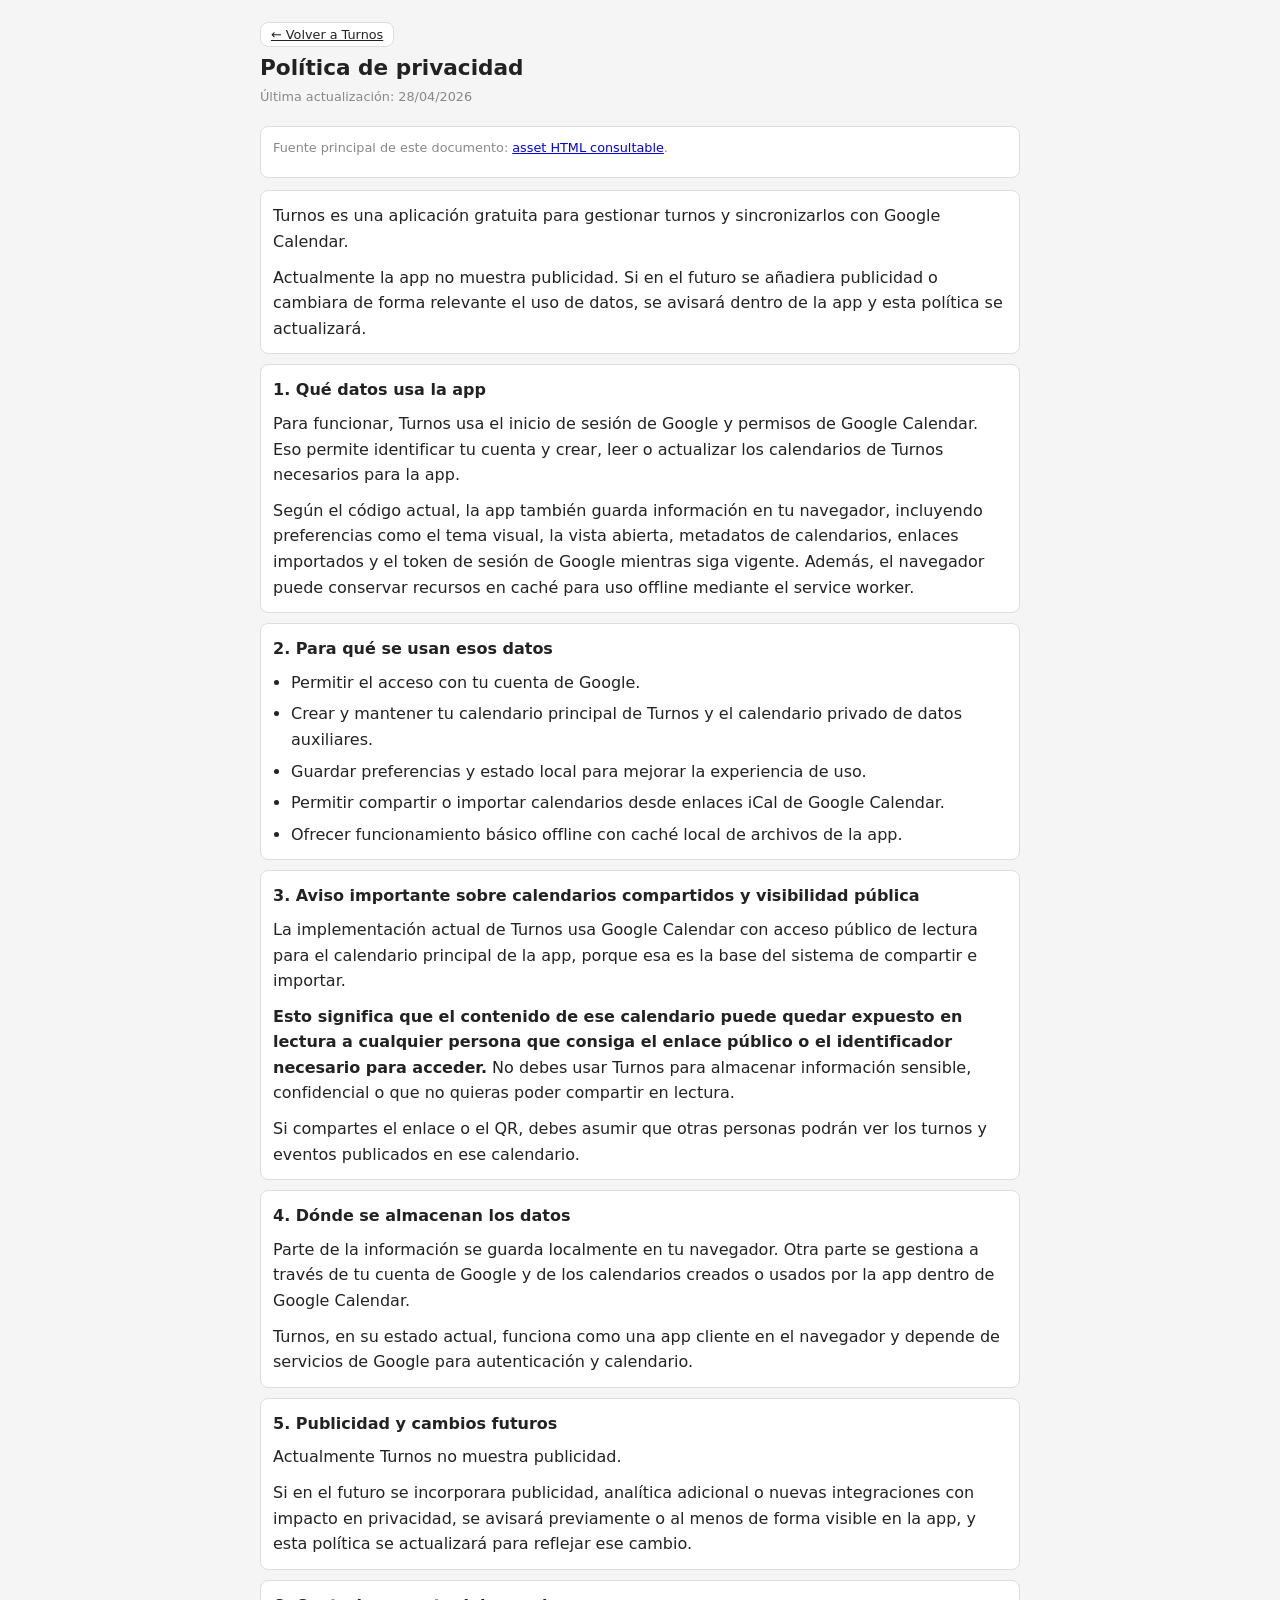
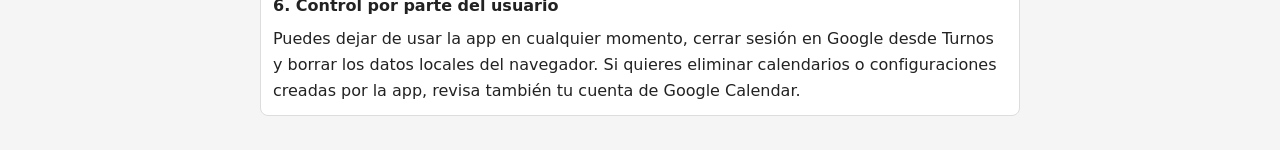
<file: privacy.html>
<!DOCTYPE html>
<html lang="es">
<head>
  <meta charset="UTF-8">
  <meta name="viewport" content="width=device-width, initial-scale=1.0, maximum-scale=1.0, user-scalable=no, viewport-fit=cover">
  <meta name="color-scheme" content="light dark">
  <title>Política de privacidad · Turnos</title>
  <link rel="stylesheet" href="css/styles.css">
  <link rel="manifest" href="manifest.json">
</head>
<body class="legal-page-body">
  <main class="legal-page-shell">
    <header class="legal-page-header">
      <a class="btn btn-sm" href="index.html">← Volver a Turnos</a>
      <h1>Política de privacidad</h1>
      <p class="hint">Última actualización: 28/04/2026</p>
    </header>

    <section class="card legal-page-card legal-source-card">
      <p class="hint legal-source-copy">Fuente principal de este documento: <a id="legal-document-source-link" href="assets/legal/privacy.html">asset HTML consultable</a>.</p>
    </section>

    <div id="legal-document-content" data-source="assets/legal/privacy.html">
      <section id="legal-document-status" class="card legal-page-card">
        <p>Cargando documento…</p>
      </section>
    </div>
  </main>
  <script src="js/legal-document.js"></script>
</body>
</html>
</file>
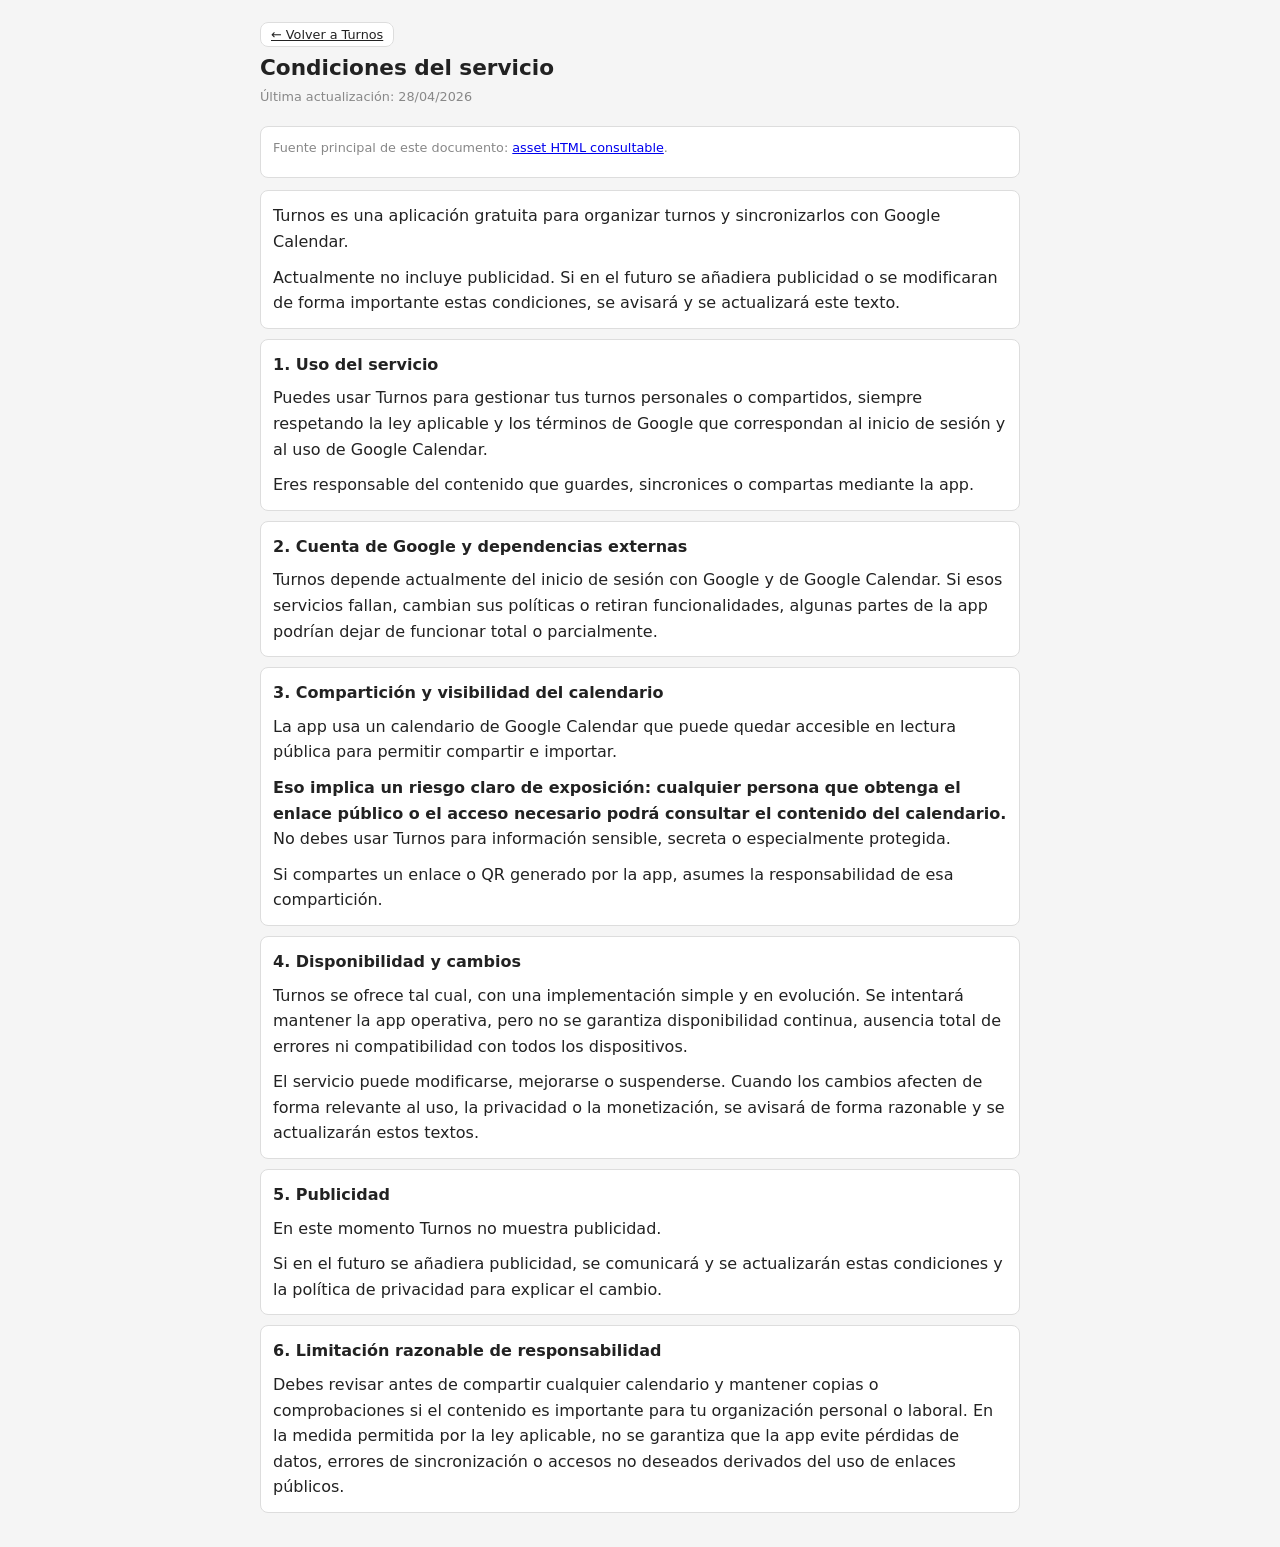
<file: terms.html>
<!DOCTYPE html>
<html lang="es">
<head>
  <meta charset="UTF-8">
  <meta name="viewport" content="width=device-width, initial-scale=1.0, maximum-scale=1.0, user-scalable=no, viewport-fit=cover">
  <meta name="color-scheme" content="light dark">
  <title>Condiciones del servicio · Turnos</title>
  <link rel="stylesheet" href="css/styles.css">
  <link rel="manifest" href="manifest.json">
</head>
<body class="legal-page-body">
  <main class="legal-page-shell">
    <header class="legal-page-header">
      <a class="btn btn-sm" href="index.html">← Volver a Turnos</a>
      <h1>Condiciones del servicio</h1>
      <p class="hint">Última actualización: 28/04/2026</p>
    </header>

    <section class="card legal-page-card legal-source-card">
      <p class="hint legal-source-copy">Fuente principal de este documento: <a id="legal-document-source-link" href="assets/legal/terms.html">asset HTML consultable</a>.</p>
    </section>

    <div id="legal-document-content" data-source="assets/legal/terms.html">
      <section id="legal-document-status" class="card legal-page-card">
        <p>Cargando documento…</p>
      </section>
    </div>
  </main>
  <script src="js/legal-document.js"></script>
</body>
</html>
</file>
<file: css/styles.css>
*{box-sizing:border-box;margin:0;padding:0}
:root{
  --bg:#f5f5f5;--card:#fff;--text:#222;--muted:#888;--border:#ddd;
  --primary:#0a0a0a;--primary-contrast:#fff;--accent:#34a853;--header-bg:#0a0a0a;--header-control-bg:rgba(255,255,255,.12);--today-bg:#f2f2f2;
  --readonly-banner-bg:#eef6ff;--readonly-banner-text:#1f3a5f;--readonly-banner-border:#bfd7f2;--readonly-banner-button-bg:rgba(255,255,255,.78);--readonly-banner-button-hover:#dcecff;--readonly-banner-button-text:#24476f;--readonly-banner-success:#216e39;--readonly-banner-error:#b3261e;
  --shift-m:#ff9800;--shift-t:#2196f3;--shift-n:#9c27b0;--shift-l:#4caf50;--shift-r:#e53935;--shift-v:#7c5cff;
  --radius:8px;
}
@media(prefers-color-scheme:dark){
  :root:not([data-theme="light"]){
    --bg:#1a1a1a;--card:#2a2a2a;--text:#e0e0e0;--muted:#999;--border:#444;
    --primary:#f3f3f3;--primary-contrast:#0a0a0a;--accent:#66bb6a;--header-bg:#0a0a0a;--header-control-bg:rgba(255,255,255,.12);--today-bg:#343434;
    --readonly-banner-bg:#1f2b3a;--readonly-banner-text:#dcecff;--readonly-banner-border:#37506c;--readonly-banner-button-bg:#2c4159;--readonly-banner-button-hover:#36506f;--readonly-banner-button-text:#f5f9ff;--readonly-banner-success:#7edc96;--readonly-banner-error:#ff9b97;
  }
}
:root[data-theme="dark"]{
  --bg:#1a1a1a;--card:#2a2a2a;--text:#e0e0e0;--muted:#999;--border:#444;
  --primary:#f3f3f3;--primary-contrast:#0a0a0a;--accent:#66bb6a;--header-bg:#0a0a0a;--header-control-bg:rgba(255,255,255,.12);--today-bg:#343434;
  --readonly-banner-bg:#1f2b3a;--readonly-banner-text:#dcecff;--readonly-banner-border:#37506c;--readonly-banner-button-bg:#2c4159;--readonly-banner-button-hover:#36506f;--readonly-banner-button-text:#f5f9ff;--readonly-banner-success:#7edc96;--readonly-banner-error:#ff9b97;
}
body{font-family:system-ui,-apple-system,sans-serif;background:var(--bg);color:var(--text);height:100vh;height:100dvh;padding-bottom:env(safe-area-inset-bottom,0px);display:flex;flex-direction:column}
#app{width:100%;max-width:500px;margin:0 auto;padding:0;padding-bottom:env(safe-area-inset-bottom,8px);display:flex;flex-direction:column;flex:1;overflow-y:auto}

/* Header */
#header{display:flex;justify-content:flex-start;align-items:center;width:100%;padding:calc(12px + env(safe-area-inset-top,0px)) 16px 12px;margin:0;gap:12px;background:var(--header-bg);color:#fff;border-radius:0;box-shadow:0 3px 10px rgba(0,0,0,.16);position:relative;z-index:160}
#header h1{font-size:1.1rem;white-space:nowrap;flex:1;display:flex;align-items:center;justify-content:center;gap:8px;padding-right:40px;margin:0}
#header h1.header-title-app::before{content:'';width:24px;height:24px;display:block;flex-shrink:0;background:url('../icons/base.png') center/contain no-repeat}
.header-menu-button{width:40px;height:40px;border:none;border-radius:10px;background:transparent;color:#fff;display:inline-flex;align-items:center;justify-content:center;cursor:pointer;flex-shrink:0;box-shadow:none}
.header-menu-button:active{transform:scale(.96)}
.header-menu-icon,.header-menu-icon svg{width:22px;height:22px;display:block}
#theme-select{flex:1;max-width:200px;padding:6px 8px;border:1px solid var(--border);border-radius:var(--radius);font-size:.85rem;background:var(--card);color:var(--text);touch-action:manipulation}
#theme-select{max-width:100%}

/* Primary drawer */
.drawer-overlay{position:fixed;inset:0;background:rgba(0,0,0,.45);z-index:170}
.primary-drawer{width:min(82vw,320px);height:100vh;height:100dvh;background:var(--card);color:var(--text);padding:calc(12px + env(safe-area-inset-top,0px)) 16px calc(20px + env(safe-area-inset-bottom,0px));box-shadow:10px 0 28px rgba(0,0,0,.2);display:flex;flex-direction:column;gap:18px}
.primary-drawer-header{display:grid;grid-template-columns:40px 1fr 40px;align-items:center;gap:8px}
.primary-drawer-title{font-size:1.15rem;font-weight:700;text-align:center}
.primary-drawer-close,.primary-drawer-header-spacer{width:40px;height:40px}
.primary-drawer-close{border:none;border-radius:10px;background:transparent;color:var(--text);display:inline-flex;align-items:center;justify-content:center;cursor:pointer}
.primary-drawer-close:active{transform:scale(.96)}
.primary-drawer-actions{display:flex;flex:1;flex-direction:column;gap:10px}
.drawer-action-bottom{margin-top:auto}
.primary-drawer-footer{margin-top:auto;padding-top:12px;border-top:1px solid var(--border);display:flex;align-items:center;justify-content:space-between;gap:12px}
.drawer-version{font-size:.72rem;color:var(--muted)}
.drawer-update-button{display:inline-flex;align-items:center;justify-content:center;gap:6px;min-height:36px;padding:6px 10px;flex-shrink:0}
.drawer-update-button .icon-inline,.drawer-update-button .icon-inline svg{width:16px;height:16px}
.drawer-action{width:100%;display:flex;align-items:center;gap:12px;text-align:left;border:none;background:transparent;color:var(--text);border-radius:12px;padding:12px 8px;font-size:.95rem;font-weight:600;cursor:pointer}
.drawer-action.active{background:var(--bg);font-weight:700}
.drawer-action:active{transform:scale(.99)}
.drawer-action-icon,.drawer-action-icon svg{width:20px;height:20px;display:inline-flex;align-items:center;justify-content:center;flex-shrink:0}

/* Buttons */
.btn{border:none;padding:8px 14px;border-radius:var(--radius);cursor:pointer;font-size:.85rem;background:var(--card);color:var(--text);border:1px solid var(--border);transition:opacity .2s;touch-action:manipulation}
.btn:hover{opacity:.8}.btn:active{transform:scale(.97)}
.btn-primary{background:var(--primary);color:var(--primary-contrast);border-color:var(--primary)}
.btn-accent{background:#b3b3b3;color:#111;border-color:#b3b3b3}
.btn-sm{padding:4px 10px;font-size:.8rem}
.btn-ghost{background:transparent;border-color:transparent}
.btn-ghost:hover{background:var(--border);border-color:var(--border)}
.btn-danger{background:tomato;color:#fff;border-color:tomato}
.icon-button{display:inline-flex;align-items:center;justify-content:center}
.icon-inline,.icon-inline svg{width:18px;height:18px;display:block;flex-shrink:0}
.btn-sm.icon-button{padding:4px;min-width:32px;min-height:32px}
.shift-M{background:var(--shift-m);color:#fff;border-color:var(--shift-m)}
.shift-T{background:var(--shift-t);color:#fff;border-color:var(--shift-t)}
.shift-N{background:var(--shift-n);color:#fff;border-color:var(--shift-n)}
.shift-L{background:var(--shift-l);color:#fff;border-color:var(--shift-l)}
.shift-R{background:var(--shift-r);color:#fff;border-color:var(--shift-r)}
.shift-V{
  background:
    linear-gradient(135deg, rgba(255,255,255,.34), rgba(255,255,255,0) 42%),
    linear-gradient(115deg, #7c5cff 0%, #2ec5ff 28%, #7effc6 52%, #ffd166 76%, #ff78c9 100%);
  color:#1f1338;
  border:1px solid rgba(73,50,134,.45);
  text-shadow:0 1px 0 rgba(255,255,255,.25);
}

/* Tabs */
#tabs{display:flex;gap:0;border-bottom:2px solid var(--border);margin:12px 12px 0;overflow-x:auto;overflow-y:hidden;scrollbar-width:none;-ms-overflow-style:none}
#tabs::-webkit-scrollbar{height:0}
.calendar-tab-item{display:flex;align-items:center;gap:2px;flex:1;min-width:0}
.calendar-tab{background:none;border:none;padding:10px 8px;cursor:pointer;font-size:.95rem;border-bottom:2px solid transparent;margin-bottom:-2px;color:var(--muted);touch-action:manipulation;flex:1;text-align:center;white-space:nowrap;min-width:0;overflow:hidden;text-overflow:ellipsis}
.calendar-tab.active{color:var(--primary);border-bottom-color:var(--primary);font-weight:600}
.calendar-tab-info{flex-shrink:0;margin-bottom:-2px;color:var(--muted);padding:4px;min-width:30px;min-height:30px}
.calendar-tab-item.active .calendar-tab-info{color:var(--primary)}
.tab-content{display:none;padding:12px 12px 0}.tab-content.active{display:block}
#tab-calendar.active{display:flex;flex-direction:column;flex:1}
#tab-scan.active{display:flex;flex-direction:column;gap:10px}

/* Section headers */
.section-topbar{display:flex;align-items:center;justify-content:flex-start;margin-bottom:4px}
.section-back{display:inline-flex;align-items:center;gap:8px;padding:0;border:none;background:none;color:var(--muted);font-size:1rem;font-weight:500;cursor:pointer;touch-action:manipulation}
.section-back:hover{color:var(--text);opacity:1}
.section-back-icon{width:30px;height:30px;border-radius:999px;border:1px solid var(--border);background:var(--card);display:inline-flex;align-items:center;justify-content:center;flex-shrink:0}
.section-back-icon svg{width:16px;height:16px}
.section-back-label{line-height:1.1}
.section-title{font-size:1.25rem;font-weight:650;line-height:1.2;margin:0 0 8px}
.section-title-row{display:flex;align-items:center;justify-content:space-between;gap:8px;margin-bottom:8px}
.section-title-row .section-title{margin-bottom:0}
.section-subtitle{font-size:1rem;font-weight:650;line-height:1.3;margin:12px 0 6px}

/* Calendar grid */
#cal-nav{display:grid;grid-template-columns:1fr auto 1fr;align-items:center;gap:8px;margin-bottom:8px}
.cal-nav-months{display:flex;align-items:center;gap:8px;grid-column:2}
#cal-nav .btn-accent{grid-column:3;justify-self:end}
#cal-month-label{font-weight:600;font-size:1rem;min-width:150px;text-align:center}
#cal-weekdays{display:grid;grid-template-columns:repeat(7,1fr);text-align:center;font-size:.7rem;color:var(--muted);margin-bottom:4px;font-weight:700}
#cal-grid{display:grid;grid-template-columns:repeat(7,1fr);gap:0;flex:1;margin-bottom:12px}
.cal-day{background:var(--card);padding:0;cursor:pointer;border:1px solid var(--border);position:relative;font-size:.75rem;transition:box-shadow .15s;overflow:hidden;margin-right:-1px;margin-bottom:-1px;display:flex;flex-direction:column;flex-wrap:wrap}
.cal-day:hover{box-shadow:0 2px 8px rgba(0,0,0,.1)}
.cal-day.empty{background:transparent;border-color:transparent;cursor:default;min-height:0;margin:0}
.cal-day.adjacent-month{opacity:.32}
.cal-day.adjacent-month .day-num{color:var(--muted)}
.cal-day.today{background:var(--today-bg)}
.cal-day.adjacent-month.today{opacity:.48}
.cal-day .day-num{position:absolute;top:5px;right:6px;z-index:3;color:var(--text);font-weight:700;font-size:.68rem;line-height:1}
.cal-day.has-shifts .day-num{color:#111}
.cal-day .day-shifts{position:absolute;inset:0;display:flex;flex-direction:column;align-items:stretch;justify-content:stretch;gap:0}
.cal-day .day-shift{flex:1 1 0;min-height:0;display:flex;align-items:stretch;justify-content:stretch;width:100%;padding:0;color:#3a2f1d;font-weight:700;font-size:.65rem;text-align:center;line-height:1.1;border-radius:0;overflow:hidden}
.cal-day .day-shift + .day-shift{border-top:1px solid rgba(255,255,255,.42)}
.cal-day .day-shift-content{display:flex;flex-direction:column;align-items:center;justify-content:center;width:100%;height:100%;padding:8px 4px;overflow:hidden}
.cal-day .day-shift-type{display:block;width:100%;font-size:.95rem;line-height:1;font-weight:800}
.cal-day.past .day-shift{opacity:.1}
.cal-day .day-shift.s-M{background:#ffe6bf;color:#624000}
.cal-day .day-shift.s-T{background:#dcefff;color:#114a7a}
.cal-day .day-shift.s-N{background:#efdff5;color:#5c2b6a}
.cal-day .day-shift.s-L{background:#dff1df;color:#24552a}
.cal-day .day-shift.s-R{background:#f9dddd;color:#8c1f1f}
.cal-day .day-shift.s-V{
  background:
    linear-gradient(135deg, rgba(255,255,255,.52), rgba(255,255,255,0) 40%),
    linear-gradient(115deg, #d7cdfd 0%, #d5efff 28%, #ddfaee 52%, #fff0bf 76%, #ffd7ee 100%);
  color:#4b356f;
  border:1px solid rgba(124,92,255,.18);
  text-shadow:none;
}
.cal-day .day-shift-note{display:block;width:100%;max-width:100%;font-weight:500;font-size:.55rem;opacity:.92;margin-top:4px;line-height:1.15;padding:0 2px;overflow:hidden;white-space:normal;overflow-wrap:anywhere;word-break:break-word;text-overflow:clip}
.cal-day .day-events{position:absolute;left:4px;right:4px;bottom:4px;z-index:3;font-size:.6rem;color:var(--muted);overflow:hidden;text-overflow:ellipsis;white-space:nowrap;text-align:center;padding:1px 4px;border-radius:999px;background:rgba(255,255,255,.78);box-shadow:0 1px 2px rgba(0,0,0,.12)}
.cal-day .event-dot{display:inline-block;width:5px;height:5px;background:var(--accent);border-radius:50%;margin-right:2px;vertical-align:middle}

@media(prefers-color-scheme:dark){
  :root:not([data-theme="light"]) .cal-day .day-shift,
  :root:not([data-theme="light"]) .cal-day .day-shift.s-M,
  :root:not([data-theme="light"]) .cal-day .day-shift.s-T,
  :root:not([data-theme="light"]) .cal-day .day-shift.s-N,
  :root:not([data-theme="light"]) .cal-day .day-shift.s-R,
  :root:not([data-theme="light"]) .cal-day .day-shift.s-V,
  :root:not([data-theme="light"]) .cal-day .day-shift-note{
    color:#111;
  }
}

:root[data-theme="dark"] .cal-day .day-shift,
:root[data-theme="dark"] .cal-day .day-shift.s-M,
:root[data-theme="dark"] .cal-day .day-shift.s-T,
:root[data-theme="dark"] .cal-day .day-shift.s-N,
:root[data-theme="dark"] .cal-day .day-shift.s-R,
:root[data-theme="dark"] .cal-day .day-shift.s-V,
:root[data-theme="dark"] .cal-day .day-shift-note{
  color:#111;
}

/* Cards */
.card{background:var(--card);padding:12px;border-radius:var(--radius);border:1px solid var(--border);margin-bottom:10px}
.card h3{font-size:.9rem;margin-bottom:8px}
.card label{display:block;margin:10px 0 4px;font-weight:600;font-size:.85rem}
.card input[type="date"],.card input[type="month"],.card input[type="text"],.card input[type="password"]{display:block;width:100%;max-width:100%;min-width:0;-webkit-min-logical-width:0;padding:8px;border:1px solid var(--border);border-radius:var(--radius);font-size:.85rem;background:var(--card);color:var(--text);margin-bottom:6px}
.row{display:flex;gap:6px;align-items:center}
.row input{flex:1}

/* Pattern */
#pattern-sequence{display:flex;flex-wrap:wrap;gap:8px;min-height:44px;padding:8px;background:var(--bg);border-radius:var(--radius);margin-bottom:6px;align-items:flex-start}
#pattern-sequence .seq-item{padding:2px 8px;border-radius:4px;color:#fff;font-weight:700;font-size:.8rem;min-width:28px;text-align:center}
#pattern-builder-hint{margin-top:0}
#pattern-sequence .pattern-day{position:relative;display:flex;flex-direction:column;gap:6px;padding:10px;border:1px solid var(--border);border-radius:10px;background:var(--card);min-width:65px;min-height:65px;padding-top:10px}
#pattern-sequence .pattern-day-selectable{cursor:pointer;transition:border-color .15s ease,box-shadow .15s ease,transform .15s ease}
#pattern-sequence .pattern-day-selectable:hover{border-color:var(--primary);box-shadow:0 2px 8px rgba(0,0,0,.08)}
#pattern-sequence .pattern-day-selectable:focus-visible{outline:none;border-color:var(--primary);box-shadow:0 0 0 2px rgba(10,10,10,.12)}
#pattern-sequence .pattern-day-selected{border-color:var(--primary);box-shadow:0 0 0 2px rgba(10,10,10,.12);background:var(--bg)}
#pattern-sequence .pattern-day-header{font-size:.68rem;font-weight:700;color:var(--muted);text-transform:uppercase;letter-spacing:.04em}
#pattern-sequence .pattern-day-shifts{display:flex;gap:4px;flex-wrap:wrap}
#pattern-sequence .pattern-day-current{border-style:dashed}
#pattern-sequence .pattern-day-empty{opacity:.7}
#pattern-sequence .pattern-day-empty .pattern-day-shifts::before{content:'Sin turnos';font-size:.75rem;color:var(--muted)}
#pattern-sequence .pattern-day-actions{position:absolute;top:3px;right:3px;display:flex;gap:6px}
#pattern-sequence .pattern-day-chip{position:relative;display:inline-flex;align-items:center;justify-content:center;padding:2px 18px 2px 8px;border-radius:999px;color:#fff;font-weight:700;font-size:.8rem;min-width:36px;text-align:center}
#pattern-sequence .pattern-inline-remove{position:absolute;bottom:-6px;right:-6px;width:18px;height:18px;border:none;border-radius:999px;background:var(--card);color:var(--text);box-shadow:0 1px 4px rgba(0,0,0,.18);display:inline-flex;align-items:center;justify-content:center;font-size:.68rem;line-height:1;cursor:pointer;padding:0}
#pattern-sequence .pattern-day-remove{position:static;width:20px;height:20px;border:1px solid var(--border);box-shadow:none;background:var(--bg)}
#pattern-sequence .pattern-day-remove:hover,#pattern-sequence .pattern-inline-remove:hover{opacity:.85}
#pattern-sequence .pattern-new-day{align-items:flex-start;justify-content:center;min-width:48px;padding-top:8px;cursor:pointer;color:var(--text);background:var(--bg);border-style:dashed;transition:border-color .15s ease,box-shadow .15s ease,transform .15s ease}
#pattern-sequence .pattern-new-day:hover{border-color:var(--primary);box-shadow:0 2px 8px rgba(0,0,0,.08)}
#pattern-sequence .pattern-new-day:focus-visible{outline:none;border-color:var(--primary);box-shadow:0 0 0 2px rgba(10,10,10,.12)}
#pattern-sequence .pattern-new-day-active{border-color:var(--primary);box-shadow:0 0 0 2px rgba(10,10,10,.12);background:var(--card)}
#pattern-sequence .pattern-new-day-icon{display:inline-flex;align-items:center;justify-content:center;width:28px;height:28px;border-radius:999px;background:var(--card);border:1px solid var(--border);font-size:1.15rem;font-weight:700;line-height:1}
#pattern-sequence .pattern-new-day-copy{font-size:.75rem;line-height:1.2;color:var(--muted)}
#pattern-buttons{display:flex;gap:6px;flex-wrap:wrap}
#pattern-mode-select{display:flex;gap:16px;margin:8px 0}
#pattern-mode-select label{display:inline;font-weight:normal;font-size:.85rem}
.pattern-item{background:var(--card);padding:10px 12px;border-radius:var(--radius);border:1px solid var(--border);margin-bottom:8px;display:flex;justify-content:space-between;align-items:flex-start;gap:10px;font-size:.8rem}
.pattern-item .seq{display:flex;gap:8px;flex-wrap:wrap}
.pattern-item .seq .pattern-day{display:flex;flex-direction:column;gap:6px;padding:8px;border:1px solid var(--border);border-radius:10px;background:var(--bg);min-width:72px}
.pattern-item .seq .pattern-day-header{font-size:.68rem;font-weight:700;color:var(--muted);text-transform:uppercase;letter-spacing:.04em}
.pattern-item .seq .pattern-day-shifts{display:flex;gap:4px;flex-wrap:wrap}
.pattern-item .seq .seq-item{min-width:28px;text-align:center;padding:2px 8px;border-radius:4px;color:#fff;font-weight:700;font-size:.8rem}
.pattern-delete-button{min-width:32px;min-height:32px;display:inline-flex;align-items:center;justify-content:center}
.pattern-delete-button[disabled]{cursor:wait;opacity:.8}

/* Share */
#qr-container{text-align:center;margin:12px 0}
.share-url{font-size:.7rem;overflow-wrap:anywhere;word-break:break-word;white-space:normal;line-height:1.4;color:var(--muted);margin:8px 0}
.imported-item{background:var(--card);padding:10px;border-radius:var(--radius);border:1px solid var(--border);margin-bottom:8px;display:flex;justify-content:space-between;align-items:flex-start;gap:10px}
.imported-item .imp-body{flex:1;min-width:0}
.imported-item .imp-name-row{display:flex;align-items:center;justify-content:space-between;gap:8px;flex-wrap:wrap}
.imported-item .imp-name{font-weight:600;font-size:.9rem}
.imported-item .imp-owner{font-size:.75rem;color:var(--muted);margin-top:2px}
.imported-item .imp-date{font-size:.7rem;color:var(--muted)}
.imported-item .imp-url{font-size:.7rem;color:var(--muted);overflow-wrap:anywhere;word-break:break-word;white-space:normal;line-height:1.4;margin-top:2px}
.imported-item .imp-actions{flex-shrink:0;align-self:center;display:flex;gap:4px;flex-wrap:wrap;justify-content:flex-end}
.imported-item .imp-actions .btn{display:inline-flex;align-items:center;justify-content:center}

.legal-warning-card{margin-bottom:12px}
.legal-warning-text,.legal-info-copy{margin-bottom:10px;line-height:1.45}
.legal-info-links{display:flex;flex-wrap:wrap;gap:8px}
.legal-info-links .btn{text-decoration:none;display:inline-flex;align-items:center;justify-content:center}
.legal-info-footnote{margin-bottom:0}

.legal-page-body{min-height:100vh;padding:0 12px 20px}
.legal-page-shell{width:100%;max-width:760px;margin:0 auto;padding:16px 0 calc(24px + env(safe-area-inset-bottom,0px))}
.legal-page-header{padding:8px 0 14px}
.legal-page-header h1{font-size:1.35rem;line-height:1.2;margin:12px 0 8px}
.legal-page-card{line-height:1.6}
.legal-source-card{margin-bottom:12px}
.legal-source-copy{margin-bottom:0;line-height:1.45}
.legal-page-card h2{font-size:1rem;margin-bottom:8px}
.legal-page-card p + p{margin-top:10px}
.legal-list{padding-left:18px}
.legal-list li + li{margin-top:6px}

.backup-badge{display:inline-flex;align-items:center;justify-content:center;padding:2px 8px;border-radius:999px;border:1px solid currentColor;font-size:.68rem;font-weight:700;line-height:1.2;white-space:nowrap}
.backup-badge-remote{color:var(--readonly-banner-success);background:rgba(52,168,83,.1)}
.backup-badge-local{color:var(--readonly-banner-error);background:rgba(255,99,71,.1)}

/* Dialogs */
.dialog-overlay{position:fixed;inset:0;background:rgba(0,0,0,.5);display:flex;align-items:center;justify-content:center;z-index:180;padding:16px}
.dialog-card{background:var(--card);color:var(--text);border-radius:12px;border:1px solid var(--border);width:100%;max-width:360px;padding:16px;box-shadow:0 10px 24px rgba(0,0,0,.18)}
.dialog-header{display:flex;align-items:center;justify-content:space-between;gap:8px;margin-bottom:8px}
.dialog-header h3{font-size:1rem}
.dialog-actions{display:flex;justify-content:flex-end;gap:8px;margin-top:12px}
#rename-import-input{width:100%;padding:10px 12px;border:1px solid var(--border);border-radius:var(--radius);font-size:.95rem;background:var(--card);color:var(--text)}
.pattern-delete-dialog{max-width:400px}
.pattern-delete-actions{display:flex;flex-direction:column;gap:10px;margin-top:14px}
.pattern-delete-actions .btn{width:100%;justify-content:center;display:inline-flex;align-items:center;min-height:42px}
.pattern-delete-actions .btn[disabled],#pattern-delete-cancel-btn[disabled]{cursor:wait;opacity:.78}
.turnos-duplicates-dialog{max-width:430px}
.turnos-duplicates-copy{font-size:.92rem;line-height:1.45;margin-bottom:8px}
.turnos-duplicates-list{list-style:none;padding:0;margin:0 0 12px;display:flex;flex-direction:column;gap:8px}
.turnos-duplicates-list li{display:flex;flex-direction:column;gap:2px;padding:10px 12px;border:1px solid var(--border);border-radius:10px;background:var(--bg);font-size:.84rem}
.turnos-duplicates-list li span{color:var(--muted);font-size:.78rem;overflow-wrap:anywhere}
.turnos-duplicates-warning{font-size:.82rem;line-height:1.45;margin-bottom:10px;color:var(--text)}
.turnos-duplicates-feedback{font-size:.82rem;line-height:1.45;margin-bottom:10px;padding:10px 12px;border-radius:10px;background:rgba(52,168,83,.12);border:1px solid rgba(52,168,83,.28);color:var(--text)}
.turnos-duplicates-feedback.error{background:rgba(255,99,71,.12);border-color:rgba(255,99,71,.35)}
.turnos-duplicates-actions{flex-wrap:wrap}
.turnos-duplicates-confirm{margin-top:10px;padding-top:10px;border-top:1px solid var(--border)}
.turnos-duplicates-danger{font-size:.82rem;line-height:1.45;color:tomato;margin:0}

/* Modal */
#modal-overlay{position:fixed;inset:0;background:rgba(0,0,0,.5);display:flex;align-items:center;justify-content:center;z-index:100;padding:16px}
#modal{background:var(--card);border-radius:12px;width:100%;max-width:400px;padding:16px;max-height:80vh;overflow-y:auto;color:var(--text)}
#modal-header{display:flex;justify-content:space-between;align-items:center;margin-bottom:12px}
#modal-header h3{font-size:1rem}
.modal-actions{display:flex;align-items:center;gap:6px}
.modal-close-btn{min-width:36px;min-height:32px;display:inline-flex;align-items:center;justify-content:center}
.modal-close-btn[disabled]{opacity:.7;cursor:wait}
.modal-close-spinner{width:14px;height:14px;border:2px solid currentColor;border-right-color:transparent;border-radius:50%;display:inline-block;animation:modal-spin .7s linear infinite}
@keyframes modal-spin{to{transform:rotate(360deg)}}
#modal-shift label,#modal-events label{font-weight:600;font-size:.85rem;display:block;margin-bottom:6px}
#modal-shift{margin-bottom:12px}
#modal-shift-buttons{display:flex;flex-wrap:wrap;gap:4px}
#modal-shift-notes{}
.shift-note-row{display:flex;align-items:center;gap:6px;margin-top:6px}
.shift-note-row .seq-item{min-width:28px;text-align:center}
.shift-note-row input{flex:1;padding:4px 8px;border:1px solid var(--border);border-radius:var(--radius);font-size:.8rem;background:var(--card);color:var(--text)}
#modal-events-list{margin-bottom:8px}
.event-item{display:flex;justify-content:space-between;align-items:center;padding:6px 0;border-bottom:1px solid var(--border);font-size:.85rem}
#modal-add-event{display:flex;gap:4px}
#modal-add-event input{flex:1;padding:6px 10px;border:1px solid var(--border);border-radius:var(--radius);font-size:.85rem;background:var(--card);color:var(--text)}

/* Readonly banner */
.readonly-banner{background:var(--readonly-banner-bg);color:var(--readonly-banner-text);border:1px solid var(--readonly-banner-border);padding:8px 12px;border-radius:var(--radius);font-size:.85rem;margin-bottom:8px;display:flex;align-items:center;justify-content:space-between;gap:8px;box-shadow:0 1px 0 rgba(0,0,0,.04)}
.readonly-banner-copy{min-width:0}
.readonly-banner-owner{font-weight:500}
.readonly-banner-actions{display:inline-flex;align-items:center;gap:6px;flex-shrink:0}
.readonly-banner-refresh{min-width:34px;min-height:30px;padding:4px 8px;display:inline-flex;align-items:center;justify-content:center;background:var(--readonly-banner-button-bg);color:var(--readonly-banner-button-text);border-color:var(--readonly-banner-border)}
.readonly-banner-refresh:hover{background:var(--readonly-banner-button-hover);border-color:var(--readonly-banner-button-hover);opacity:1}
.imported-refresh-button{background:var(--card);color:var(--text);border-color:var(--border)}
.imported-refresh-button:hover{background:var(--card);border-color:var(--border);opacity:.8}
.readonly-banner-refresh[data-state="refreshing"]{cursor:wait}
.readonly-banner-refresh[data-state="success"]{color:var(--readonly-banner-success);border-color:var(--readonly-banner-success)}
.readonly-banner-refresh[data-state="error"]{color:var(--readonly-banner-error);border-color:var(--readonly-banner-error)}
.readonly-banner-spinner{width:14px;height:14px;border:2px solid currentColor;border-right-color:transparent;border-radius:50%;display:inline-block;animation:readonly-banner-spin .7s linear infinite}
@keyframes readonly-banner-spin{to{transform:rotate(360deg)}}

/* Toast */
#toast{position:fixed;bottom:20px;left:50%;transform:translateX(-50%);background:#333;color:#fff;padding:10px 20px;border-radius:var(--radius);font-size:.85rem;z-index:200;transition:opacity .3s}

.hidden{display:none!important}
.hint{font-size:.8rem;color:var(--muted);margin-bottom:8px}
/* Sync indicator */
#sync-indicator{position:fixed;bottom:calc(88px + env(safe-area-inset-bottom,0px));right:20px;width:36px;height:36px;z-index:150}

/* Scanner */
#scan-reader{width:100%;min-height:280px;border-radius:8px;overflow:hidden;background:var(--bg)}
#sync-indicator.hidden{display:none!important}
#sync-icon{position:absolute;inset:0;display:flex;align-items:center;justify-content:center;font-size:.9rem}
.sync-ring{width:36px;height:36px;transform:rotate(-90deg)}
.sync-ring-bg{fill:none;stroke:var(--border);stroke-width:2.5}
.sync-ring-fg{fill:none;stroke:#a5d6a7;stroke-width:2.5;stroke-dasharray:100;stroke-dashoffset:100;stroke-linecap:round;transition:stroke-dashoffset .1s linear}

/* Onboarding Modal */
.modal{position:fixed;inset:0;background:rgba(0,0,0,.8);display:flex;align-items:flex-start;justify-content:center;z-index:300;padding:60px 24px 24px}
.modal-content{background:var(--card);border-radius:16px;padding:24px;width:100%;max-width:320px;color:var(--text)}
.modal-content h2{margin-bottom:16px}
.modal-content p{margin-bottom:16px;font-size:.9rem}
.modal-content input{width:100%;padding:12px;border:1px solid var(--border);border-radius:var(--radius);font-size:1rem;margin-bottom:16px;background:var(--bg);color:var(--text)}
</file>
